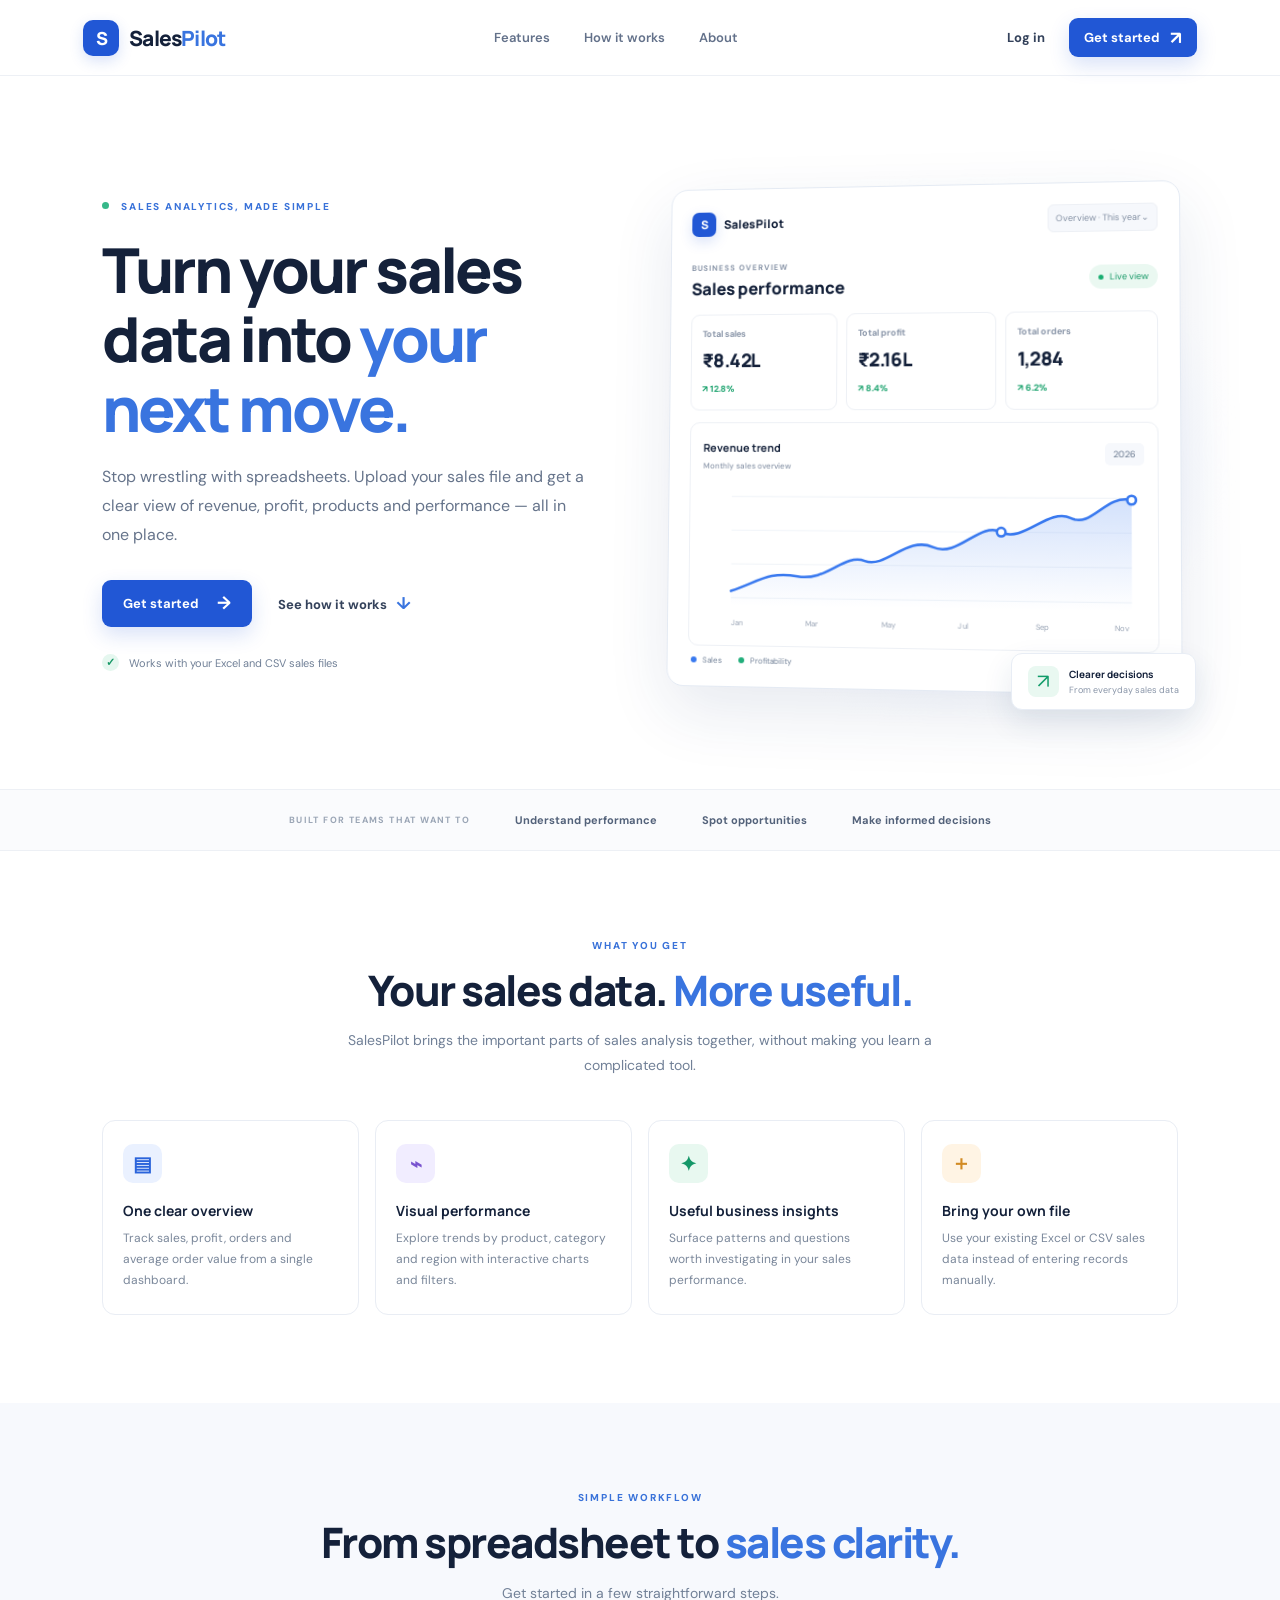
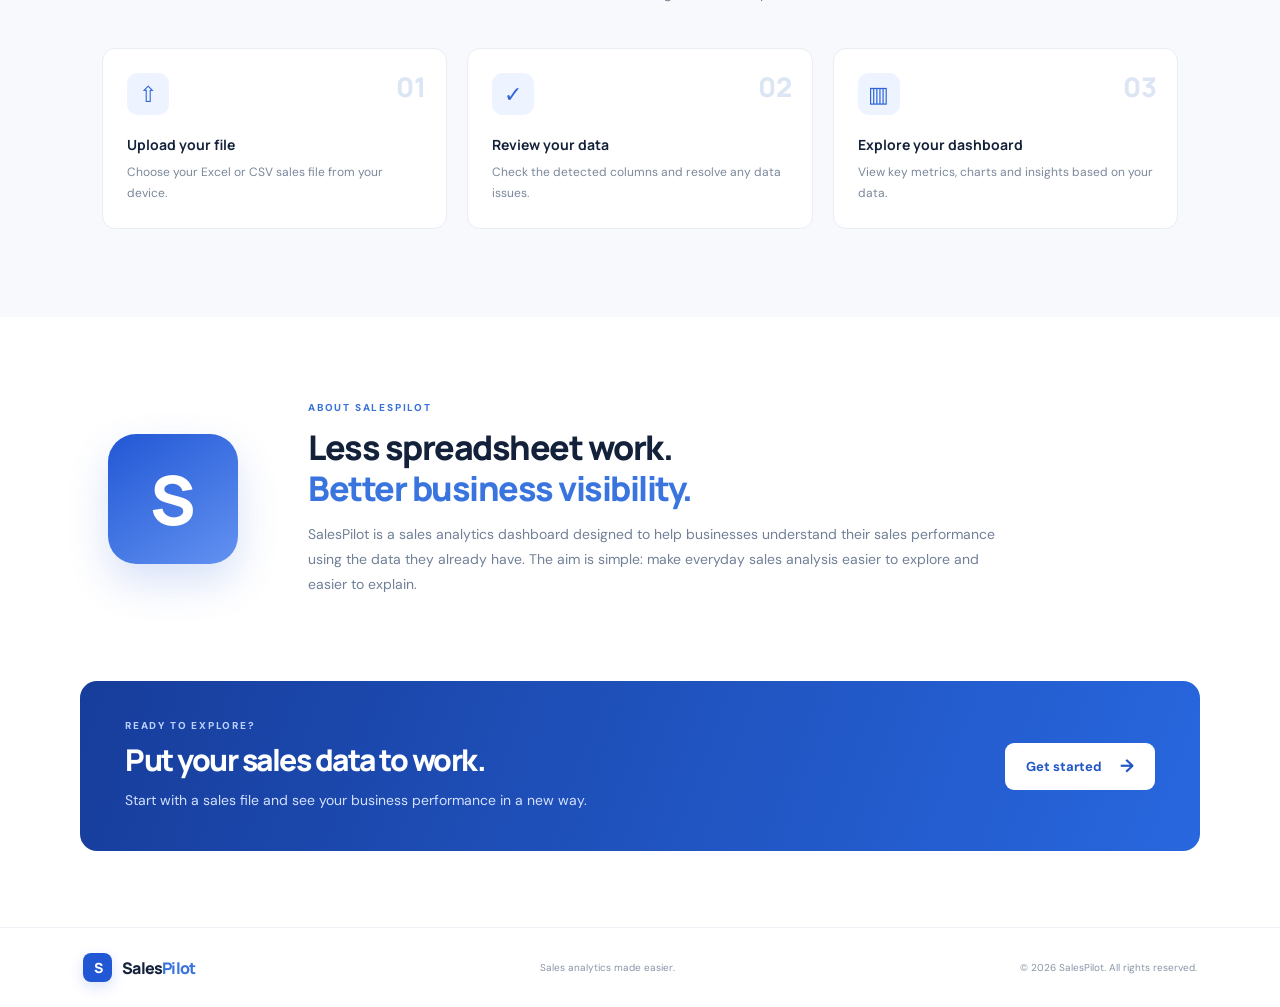
<file: landing.html>
<!doctype html>
<html lang="en">
  <head>
    <meta charset="UTF-8" />
    <meta name="viewport" content="width=device-width, initial-scale=1.0" />
    <meta
      name="description"
      content="SalesPilot turns your sales spreadsheets into clear, actionable business insights."
    />
    <title>SalesPilot — Make Every Sale Count</title>
    <link rel="preconnect" href="https://fonts.googleapis.com" />
    <link rel="preconnect" href="https://fonts.gstatic.com" crossorigin />
    <link
      href="https://fonts.googleapis.com/css2?family=DM+Sans:wght@400;500;600;700&family=Manrope:wght@500;600;700;800&display=swap"
      rel="stylesheet"
    />
    <link rel="stylesheet" href="/landing.css" />
  </head>
  <body>
    <header class="site-header">
      <a class="brand" href="/" aria-label="SalesPilot home">
        <span class="brand-icon">S</span
        ><span>Sales<span class="brand-light">Pilot</span></span>
      </a>
      <nav class="desktop-nav" aria-label="Main navigation">
        <a href="#features">Features</a><a href="#how-it-works">How it works</a
        ><a href="#about">About</a>
      </nav>
      <div class="header-actions">
        <a class="login-link" href="/login">Log in</a>
        <a class="button button-small" href="/signup"
          >Get started <span>↗</span></a
        >
      </div>
    </header>

    <main>
      <section class="hero">
        <div class="hero-copy">
          <div class="eyebrow">
            <span class="eyebrow-dot"></span> SALES ANALYTICS, MADE SIMPLE
          </div>
          <h1>Turn your sales data into <span>your next move.</span></h1>
          <p class="hero-text">
            Stop wrestling with spreadsheets. Upload your sales file and get a
            clear view of revenue, profit, products and performance — all in one
            place.
          </p>
          <div class="hero-actions">
            <a class="button" href="/signup">Get started <span>→</span></a>
            <a class="text-button" href="#how-it-works"
              >See how it works <span>↓</span></a
            >
          </div>
          <div class="hero-note">
            <span class="check">✓</span> Works with your Excel and CSV sales
            files
          </div>
        </div>

        <div
          class="visual-wrap"
          aria-label="Illustrative SalesPilot analytics dashboard preview"
        >
          <div class="visual-glow"></div>
          <div class="dashboard-preview">
            <div class="preview-top">
              <div class="preview-brand">
                <span class="mini-mark">S</span> SalesPilot
              </div>
              <span class="preview-period">Overview · This year⌄</span>
            </div>
            <div class="preview-heading">
              <div>
                <small>BUSINESS OVERVIEW</small>
                <h3>Sales performance</h3>
              </div>
              <span class="live-pill"><i></i> Live view</span>
            </div>
            <div class="metric-grid">
              <div class="metric">
                <small>Total sales</small><strong>₹8.42L</strong
                ><em>↗ 12.8%</em>
              </div>
              <div class="metric">
                <small>Total profit</small><strong>₹2.16L</strong
                ><em>↗ 8.4%</em>
              </div>
              <div class="metric">
                <small>Total orders</small><strong>1,284</strong><em>↗ 6.2%</em>
              </div>
            </div>
            <div class="chart-panel">
              <div class="chart-title">
                <div>
                  <b>Revenue trend</b><small>Monthly sales overview</small>
                </div>
                <span>2026</span>
              </div>
              <svg
                class="chart"
                viewBox="0 0 520 190"
                role="img"
                aria-label="Illustrative upward revenue line chart"
              >
                <defs>
                  <linearGradient id="area" x1="0" x2="0" y1="0" y2="1">
                    <stop offset="0" stop-color="#3979ef" stop-opacity=".22" />
                    <stop offset="1" stop-color="#3979ef" stop-opacity="0" />
                  </linearGradient>
                </defs>
                <g class="grid-lines">
                  <path d="M35 25H505M35 65H505M35 105H505M35 145H505" />
                </g>
                <path
                  class="area"
                  d="M35 137 C70 125 80 113 115 119 S170 91 195 100 S245 70 275 83 S330 52 355 65 S410 36 435 48 S475 20 505 27 L505 155 L35 155Z"
                />
                <path
                  class="line"
                  d="M35 137 C70 125 80 113 115 119 S170 91 195 100 S245 70 275 83 S330 52 355 65 S410 36 435 48 S475 20 505 27"
                />
                <circle cx="355" cy="65" r="5" />
                <circle cx="505" cy="27" r="5" />
                <g class="axis-labels">
                  <text x="35" y="177">Jan</text>
                  <text x="125" y="177">Mar</text>
                  <text x="215" y="177">May</text>
                  <text x="305" y="177">Jul</text>
                  <text x="395" y="177">Sep</text>
                  <text x="485" y="177">Nov</text>
                </g>
              </svg>
            </div>
            <div class="preview-bottom">
              <span><i class="legend-dot blue"></i> Sales</span
              ><span><i class="legend-dot green"></i> Profitability</span
              ><span class="preview-caption">Illustrative preview</span>
            </div>
          </div>
          <div class="floating-note">
            <span class="float-icon">↗</span
            ><span
              ><b>Clearer decisions</b
              ><small>From everyday sales data</small></span
            >
          </div>
        </div>
      </section>

      <section class="trust-strip">
        <span>BUILT FOR TEAMS THAT WANT TO</span>
        <b>Understand performance</b><b>Spot opportunities</b
        ><b>Make informed decisions</b>
      </section>

      <section class="section" id="features">
        <div class="section-heading">
          <div class="eyebrow">WHAT YOU GET</div>
          <h2>Your sales data. <span>More useful.</span></h2>
          <p>
            SalesPilot brings the important parts of sales analysis together,
            without making you learn a complicated tool.
          </p>
        </div>
        <div class="feature-grid">
          <article class="feature-card">
            <div class="feature-icon blue-icon">▤</div>
            <h3>One clear overview</h3>
            <p>
              Track sales, profit, orders and average order value from a single
              dashboard.
            </p>
          </article>
          <article class="feature-card">
            <div class="feature-icon violet-icon">⌁</div>
            <h3>Visual performance</h3>
            <p>
              Explore trends by product, category and region with interactive
              charts and filters.
            </p>
          </article>
          <article class="feature-card">
            <div class="feature-icon green-icon">✦</div>
            <h3>Useful business insights</h3>
            <p>
              Surface patterns and questions worth investigating in your sales
              performance.
            </p>
          </article>
          <article class="feature-card">
            <div class="feature-icon amber-icon">＋</div>
            <h3>Bring your own file</h3>
            <p>
              Use your existing Excel or CSV sales data instead of entering
              records manually.
            </p>
          </article>
        </div>
      </section>

      <section class="how-section" id="how-it-works">
        <div class="section-heading">
          <div class="eyebrow">SIMPLE WORKFLOW</div>
          <h2>From spreadsheet to <span>sales clarity.</span></h2>
          <p>Get started in a few straightforward steps.</p>
        </div>
        <div class="steps">
          <article class="step">
            <div class="step-number">01</div>
            <div class="step-icon">⇧</div>
            <h3>Upload your file</h3>
            <p>Choose your Excel or CSV sales file from your device.</p>
          </article>
          <article class="step">
            <div class="step-number">02</div>
            <div class="step-icon">✓</div>
            <h3>Review your data</h3>
            <p>Check the detected columns and resolve any data issues.</p>
          </article>
          <article class="step">
            <div class="step-number">03</div>
            <div class="step-icon">▥</div>
            <h3>Explore your dashboard</h3>
            <p>View key metrics, charts and insights based on your data.</p>
          </article>
        </div>
      </section>

      <section class="about-section" id="about">
        <div class="about-mark">S</div>
        <div>
          <div class="eyebrow">ABOUT SALESPILOT</div>
          <h2>
            Less spreadsheet work.<br /><span>Better business visibility.</span>
          </h2>
          <p>
            SalesPilot is a sales analytics dashboard designed to help
            businesses understand their sales performance using the data they
            already have. The aim is simple: make everyday sales analysis easier
            to explore and easier to explain.
          </p>
        </div>
      </section>

      <section class="cta-section">
        <div>
          <div class="eyebrow">READY TO EXPLORE?</div>
          <h2>Put your sales data to work.</h2>
          <p>
            Start with a sales file and see your business performance in a new
            way.
          </p>
        </div>
        <a class="button button-light" href="/signup"
          >Get started <span>→</span></a
        >
      </section>
    </main>

    <footer class="site-footer">
      <a class="brand footer-brand" href="/"
        ><span class="brand-icon">S</span
        ><span>Sales<span class="brand-light">Pilot</span></span></a
      >
      <span>Sales analytics made easier.</span>
      <span>© 2026 SalesPilot. All rights reserved.</span>
    </footer>
  </body>
</html>
</file>
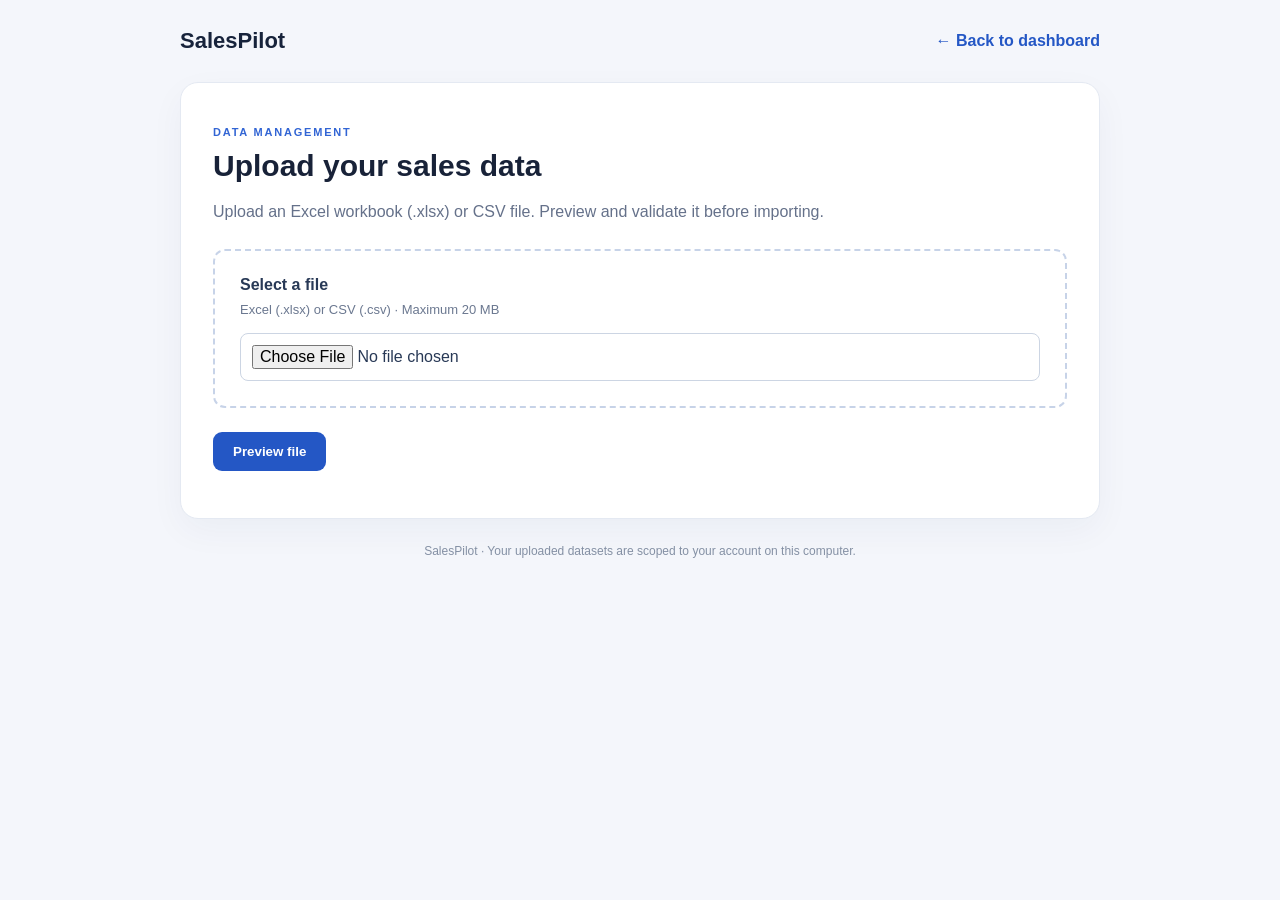
<file: upload.html>
<!doctype html>
<html lang="en">
<head>
<meta charset="utf-8"><meta name="viewport" content="width=device-width, initial-scale=1">
<title>Manage Data | SalesPilot</title>
<link rel="stylesheet" href="/upload.css">
</head>
<body>
<main class="wrap">
  <header class="top"><a class="brand" href="/dashboard">SalesPilot</a><a href="/dashboard">← Back to dashboard</a></header>
  <section class="panel">
    <p class="eyebrow">DATA MANAGEMENT</p>
    <h1>Upload your sales data</h1>
    <p class="sub">Upload an Excel workbook (.xlsx) or CSV file. Preview and validate it before importing.</p>
    <form id="uploadForm">
      <label class="drop" for="fileInput"><strong>Select a file</strong><span>Excel (.xlsx) or CSV (.csv) · Maximum 20 MB</span><input id="fileInput" name="file" type="file" accept=".xlsx,.csv" required></label>
      <button class="primary" type="submit">Preview file</button>
    </form>
    <div id="status" class="status" role="status"></div>
    <section id="previewPanel" hidden>
      <h2 id="previewTitle">File preview</h2>
      <p id="previewMeta" class="sub"></p>
      <div class="table-wrap"><table id="previewTable"></table></div>
      <h2>Map your columns</h2>
      <p class="sub">SalesPilot suggests matches automatically. Review them and map only the fields available in your file. Unmapped fields remain available as original columns.</p>
      <div id="mappingGrid" class="mapping-grid"></div>
      <h2>What should SalesPilot do with this file?</h2>
      <div class="choices">
        <label class="choice"><input type="radio" name="mode" value="new" checked><span><b>Create new dataset</b><small>Keep existing datasets separate and create a new dashboard.</small></span></label>
        <label class="choice"><input type="radio" name="mode" value="append"><span><b>Append to existing dataset</b><small>Add rows to a selected dataset. Exact duplicate rows are skipped.</small></span></label>
        <label class="choice"><input type="radio" name="mode" value="replace"><span><b>Replace existing dataset</b><small>Remove the selected dataset's current rows and import this file.</small></span></label>
      </div>
      <div id="newNameWrap"><label for="datasetName">New dataset name</label><input id="datasetName" maxlength="80" placeholder="e.g. FY 2026 Sales"></div>
      <div id="targetWrap" hidden><label for="targetDataset">Select existing dataset</label><select id="targetDataset"></select></div>
      <button id="importBtn" class="primary" type="button">Import data</button>
    </section>
  </section>
  <footer>SalesPilot · Your uploaded datasets are scoped to your account on this computer.</footer>
</main>
<script src="/upload.js"></script>
</body></html>
</file>
<file: landing.css>
*{box-sizing:border-box}html{scroll-behavior:smooth;scroll-padding-top:90px}body{margin:0;background:#fff;color:#14213a;font-family:"DM Sans",sans-serif;-webkit-font-smoothing:antialiased}a{color:inherit;text-decoration:none}.site-header{height:76px;display:flex;align-items:center;justify-content:space-between;padding:0 max(6.5vw,24px);border-bottom:1px solid #edf0f5;background:rgba(255,255,255,.94);position:sticky;top:0;z-index:10;backdrop-filter:blur(12px)}.brand{display:flex;align-items:center;gap:10px;font:800 21px Manrope,sans-serif;letter-spacing:-.8px}.brand-icon,.mini-mark{display:grid;place-items:center;background:#2157d5;color:#fff;border-radius:10px;font:800 18px Manrope,sans-serif;width:36px;height:36px;box-shadow:0 5px 14px #2157d52c}.brand-light{color:#3974df}.desktop-nav{display:flex;gap:34px;color:#63718a;font-size:13px;font-weight:600}.desktop-nav a:hover,.login-link:hover{color:#2157d5}.header-actions{display:flex;align-items:center;gap:24px;font-size:13px;font-weight:700}.login-link{color:#34425b}.button{display:inline-flex;align-items:center;justify-content:center;gap:18px;background:#2157d5;color:#fff;border-radius:9px;padding:15px 21px;font-size:13px;font-weight:700;box-shadow:0 8px 20px #2157d52c;transition:.2s}.button:hover{background:#1746b8;transform:translateY(-2px)}.button span{font-size:18px;line-height:12px}.button-small{padding:11px 15px;gap:10px}.hero{padding:82px max(8vw,28px) 76px;display:grid;grid-template-columns:1fr 1.06fr;gap:56px;align-items:center;max-width:1440px;margin:auto;overflow:hidden}.eyebrow{font-size:10px;letter-spacing:1.8px;font-weight:800;color:#3972d9}.eyebrow-dot{display:inline-block;width:7px;height:7px;border-radius:50%;background:#36b889;margin:0 8px 1px 0}.hero h1{font:800 clamp(39px,5vw,62px)/1.12 Manrope,sans-serif;letter-spacing:-2.8px;margin:22px 0 20px;max-width:570px}.hero h1 span,.section-heading h2 span,.about-section h2 span{color:#3974df}.hero-text{font-size:16px;line-height:1.8;color:#66748b;max-width:500px;margin:0}.hero-actions{display:flex;align-items:center;gap:26px;margin-top:30px}.text-button{font-size:13px;font-weight:700;color:#34425b}.text-button span{color:#3974df;margin-left:6px;font-size:17px}.hero-note{font-size:11px;color:#718097;margin-top:27px}.check{display:inline-grid;place-items:center;border-radius:50%;background:#e5f7ef;color:#159765;width:17px;height:17px;font-weight:800;margin-right:7px}.visual-wrap{position:relative;padding:25px 0 24px 10px}.visual-glow{position:absolute;inset:5% -8% 0 4%;background:radial-gradient(ellipse,#dce8ff 0%,#f3f7ff 48%,transparent 72%);filter:blur(9px)}.dashboard-preview{position:relative;background:#fff;border:1px solid #e4eaf3;border-radius:17px;padding:21px;box-shadow:0 24px 65px #1d3d711b;transform:perspective(1100px) rotateY(-5deg) rotateX(2deg)}.preview-top,.preview-heading,.chart-title,.preview-bottom{display:flex;align-items:center;justify-content:space-between}.preview-brand{display:flex;align-items:center;gap:8px;font:800 12px Manrope}.mini-mark{width:25px;height:25px;border-radius:7px;font-size:12px}.preview-period{font-size:9px;color:#8490a3;background:#f6f8fc;border:1px solid #edf0f5;border-radius:6px;padding:7px}.preview-heading{margin:26px 0 15px}.preview-heading small,.metric small,.chart-title small{display:block;font-size:8px;letter-spacing:1px;color:#8995a8;font-weight:700}.preview-heading h3{font:800 17px Manrope;margin:5px 0 0}.live-pill{font-size:9px;color:#149765;background:#eaf8f1;padding:6px 9px;border-radius:20px}.live-pill i{display:inline-block;width:5px;height:5px;border-radius:50%;background:#18ad70;margin-right:4px}.metric-grid{display:grid;grid-template-columns:repeat(3,1fr);gap:9px}.metric{padding:13px 11px;border:1px solid #edf0f5;border-radius:9px}.metric small{letter-spacing:0;font-size:9px}.metric strong{display:block;font:800 19px Manrope;margin:8px 0 3px;letter-spacing:-.6px}.metric em{font-size:9px;color:#16a06a;font-style:normal;font-weight:700}.chart-panel{border:1px solid #edf0f5;border-radius:10px;padding:13px 13px 4px;margin-top:12px}.chart-title b{font:700 11px Manrope}.chart-title small{font-size:8px;letter-spacing:0;margin-top:4px;font-weight:500}.chart-title>span{font-size:9px;color:#64748b;background:#f6f8fc;padding:5px 8px;border-radius:5px}.chart{width:100%;height:auto;overflow:visible;margin-top:5px}.grid-lines path{stroke:#edf1f7;stroke-width:1;fill:none}.area{fill:url(#area)}.line{fill:none;stroke:#3979ef;stroke-width:3;stroke-linecap:round}.chart circle{fill:#fff;stroke:#3979ef;stroke-width:3}.axis-labels{fill:#98a3b4;font:9px "DM Sans"}.preview-bottom{justify-content:flex-start;gap:17px;padding:9px 3px 0;font-size:8px;color:#718097}.legend-dot{display:inline-block;width:6px;height:6px;border-radius:50%;margin-right:4px}.blue{background:#3979ef}.green{background:#21ae7b}.preview-caption{margin-left:auto;color:#a3adbb}.floating-note{position:absolute;right:-18px;bottom:3px;display:flex;gap:10px;align-items:center;background:#fff;border:1px solid #e8edf5;border-radius:11px;padding:12px 16px;box-shadow:0 12px 30px #1d3d711c}.float-icon{display:grid;place-items:center;background:#e9f8f1;color:#119c69;width:31px;height:31px;border-radius:8px;font-size:20px}.floating-note b,.floating-note small{display:block}.floating-note b{font:700 10px Manrope}.floating-note small{font-size:9px;color:#8995a8;margin-top:3px}.trust-strip{border-top:1px solid #edf0f5;border-bottom:1px solid #edf0f5;background:#fafbfd;display:flex;align-items:center;justify-content:center;gap:45px;padding:23px 20px;color:#53627a;font-size:11px;font-weight:700}.trust-strip span{font-size:9px;letter-spacing:1.4px;color:#9aa5b5}.section,.how-section{padding:88px max(8vw,28px);max-width:1440px;margin:auto}.section-heading{text-align:center;max-width:620px;margin:0 auto 42px}.section-heading h2,.about-section h2,.cta-section h2{font:800 clamp(29px,3.5vw,42px)/1.2 Manrope,sans-serif;letter-spacing:-1.5px;margin:13px 0}.section-heading p,.about-section p,.cta-section p{font-size:14px;line-height:1.8;color:#718097;margin:0}.feature-grid{display:grid;grid-template-columns:repeat(4,1fr);gap:16px}.feature-card{border:1px solid #e9edf4;border-radius:13px;padding:23px 20px;background:#fff;transition:.2s}.feature-card:hover{transform:translateY(-4px);box-shadow:0 14px 35px #1d3d710e;border-color:#dbe5f8}.feature-icon{width:39px;height:39px;display:grid;place-items:center;border-radius:10px;font-size:20px;font-weight:700}.blue-icon{background:#eaf1ff;color:#2b64db}.violet-icon{background:#f1edff;color:#7954cf}.green-icon{background:#e8f8f0;color:#149768}.amber-icon{background:#fff4e4;color:#d28b24}.feature-card h3,.step h3{font:700 14px Manrope;margin:18px 0 8px}.feature-card p,.step p{font-size:12px;line-height:1.75;color:#7a879a;margin:0}.how-section{background:#f7f9fd;max-width:none}.how-section>.section-heading,.steps{max-width:1120px;margin-left:auto;margin-right:auto}.steps{display:grid;grid-template-columns:repeat(3,1fr);gap:20px}.step{position:relative;background:#fff;border:1px solid #e9edf4;border-radius:13px;padding:24px}.step-number{position:absolute;right:20px;top:19px;color:#dce5f4;font:800 27px Manrope}.step-icon{display:grid;place-items:center;width:42px;height:42px;background:#edf3ff;color:#2d65d9;border-radius:11px;font-size:22px}.step h3{margin-top:20px}.about-section{max-width:1120px;margin:auto;padding:84px 28px;display:grid;grid-template-columns:160px 1fr;gap:40px;align-items:center}.about-mark{width:130px;height:130px;border-radius:28px;background:linear-gradient(145deg,#2157d5,#6392f1);display:grid;place-items:center;color:#fff;font:800 68px Manrope;box-shadow:0 18px 40px #2157d52e}.about-section>div:last-child{max-width:700px}.about-section h2{font-size:34px}.cta-section{max-width:1120px;margin:0 auto 76px;padding:38px 45px;border-radius:17px;background:linear-gradient(110deg,#173d9b,#2867df);color:#fff;display:flex;align-items:center;justify-content:space-between;gap:30px}.cta-section .eyebrow{color:#bcd1ff}.cta-section h2{margin:10px 0;font-size:30px}.cta-section p{color:#d3e0ff}.button-light{background:#fff;color:#1f55c7;box-shadow:none;white-space:nowrap}.button-light:hover{background:#edf3ff}.site-footer{border-top:1px solid #edf0f5;padding:25px max(6.5vw,24px);display:flex;align-items:center;justify-content:space-between;color:#8995a8;font-size:10px}.footer-brand{font-size:16px;color:#14213a}.footer-brand .brand-icon{width:29px;height:29px;font-size:14px;border-radius:8px}@media(max-width:1000px){.hero{grid-template-columns:1fr;gap:35px;padding-top:65px}.hero-copy{max-width:720px}.visual-wrap{max-width:680px;width:100%;margin:auto}.feature-grid{grid-template-columns:repeat(2,1fr)}.trust-strip{gap:20px;flex-wrap:wrap}.trust-strip span{width:100%;text-align:center}}@media(max-width:650px){.site-header{height:66px}.desktop-nav{display:none}.header-actions{gap:14px}.hero{padding:55px 23px 48px}.hero h1{letter-spacing:-1.8px}.hero-text{font-size:14px}.hero-actions{gap:17px;flex-wrap:wrap}.dashboard-preview{padding:13px;transform:none}.metric{padding:10px 8px}.metric strong{font-size:15px}.floating-note{right:-5px}.section,.how-section{padding:65px 22px}.feature-grid,.steps{grid-template-columns:1fr}.about-section{grid-template-columns:1fr;gap:25px;padding:65px 24px}.about-mark{width:80px;height:80px;font-size:42px;border-radius:20px}.about-section h2{font-size:29px}.cta-section{margin:0 18px 55px;padding:28px 24px;align-items:flex-start;flex-direction:column}.site-footer{gap:12px;flex-wrap:wrap}.site-footer>span:last-child{width:100%}}
</file>
<file: upload.css>
* {
  box-sizing: border-box;
}
body {
  margin: 0;
  background: #f4f6fb;
  color: #182238;
  font-family: Inter, Arial, sans-serif;
}
.wrap {
  max-width: 960px;
  margin: 0 auto;
  padding: 28px 20px;
}
.top {
  display: flex;
  justify-content: space-between;
  align-items: center;
  margin-bottom: 28px;
}
.top a {
  color: #2457c5;
  text-decoration: none;
  font-weight: 600;
}
.brand {
  font-size: 22px;
  font-weight: 800;
  color: #17233b !important;
}
.panel {
  background: #fff;
  border: 1px solid #e4e9f2;
  border-radius: 18px;
  padding: 32px;
  box-shadow: 0 12px 35px #20345a0b;
}
.eyebrow {
  font-size: 11px;
  letter-spacing: 1.8px;
  color: #3265d4;
  font-weight: 800;
}
h1 {
  font-size: 30px;
  margin: 8px 0;
}
h2 {
  font-size: 18px;
  margin: 28px 0 14px;
}
.sub {
  color: #65718a;
  line-height: 1.6;
}
.drop {
  display: flex;
  flex-direction: column;
  gap: 8px;
  padding: 25px;
  border: 2px dashed #c7d3e8;
  border-radius: 12px;
  margin: 24px 0;
  color: #283956;
}
.drop span,
.choice small {
  color: #6b7890;
  font-size: 13px;
}
.drop input {
  margin-top: 8px;
}
.primary {
  background: #2457c5;
  color: #fff;
  border: 0;
  border-radius: 9px;
  padding: 12px 20px;
  font-weight: 700;
  cursor: pointer;
}
.primary:disabled {
  opacity: 0.5;
  cursor: wait;
}
.status {
  margin: 15px 0;
  color: #a12b2b;
}
.status.ok {
  color: #187448;
}
.choices {
  display: grid;
  gap: 10px;
  margin: 15px 0;
}
.choice {
  display: flex;
  gap: 12px;
  padding: 14px;
  border: 1px solid #e1e7f0;
  border-radius: 10px;
  cursor: pointer;
}
.choice:has(input:checked) {
  border-color: #3265d4;
  background: #f5f8ff;
}
.choice span {
  display: grid;
  gap: 5px;
}
.choice small {
  line-height: 1.4;
}
#newNameWrap,
#targetWrap {
  display: grid;
  gap: 7px;
  margin: 18px 0;
}
#newNameWrap[hidden],
#targetWrap[hidden] {
  display: none !important;
}
input:not([type="radio"]),
select {
  padding: 11px;
  border: 1px solid #ccd5e3;
  border-radius: 8px;
  font: inherit;
}
.table-wrap {
  overflow: auto;
  border: 1px solid #e5eaf2;
  border-radius: 10px;
}
table {
  border-collapse: collapse;
  width: 100%;
  font-size: 12px;
  white-space: nowrap;
}
th,
td {
  padding: 9px 11px;
  border-bottom: 1px solid #e8edf4;
  text-align: left;
}
th {
  background: #f5f7fb;
}
footer {
  text-align: center;
  color: #8490a4;
  font-size: 12px;
  margin: 25px;
}

.mapping-grid {
  display: grid;
  grid-template-columns: repeat(auto-fit, minmax(230px, 1fr));
  gap: 12px;
  margin: 14px 0 22px;
}
.mapping-row {
  display: grid;
  gap: 6px;
  padding: 11px;
  border: 1px solid #e5eaf2;
  border-radius: 9px;
}
.mapping-row label {
  font-size: 13px;
  font-weight: 700;
}
.mapping-row select {
  width: 100%;
  min-width: 0;
}
.mapping-hint {
  font-size: 12px;
  color: #718098;
}
</file>
